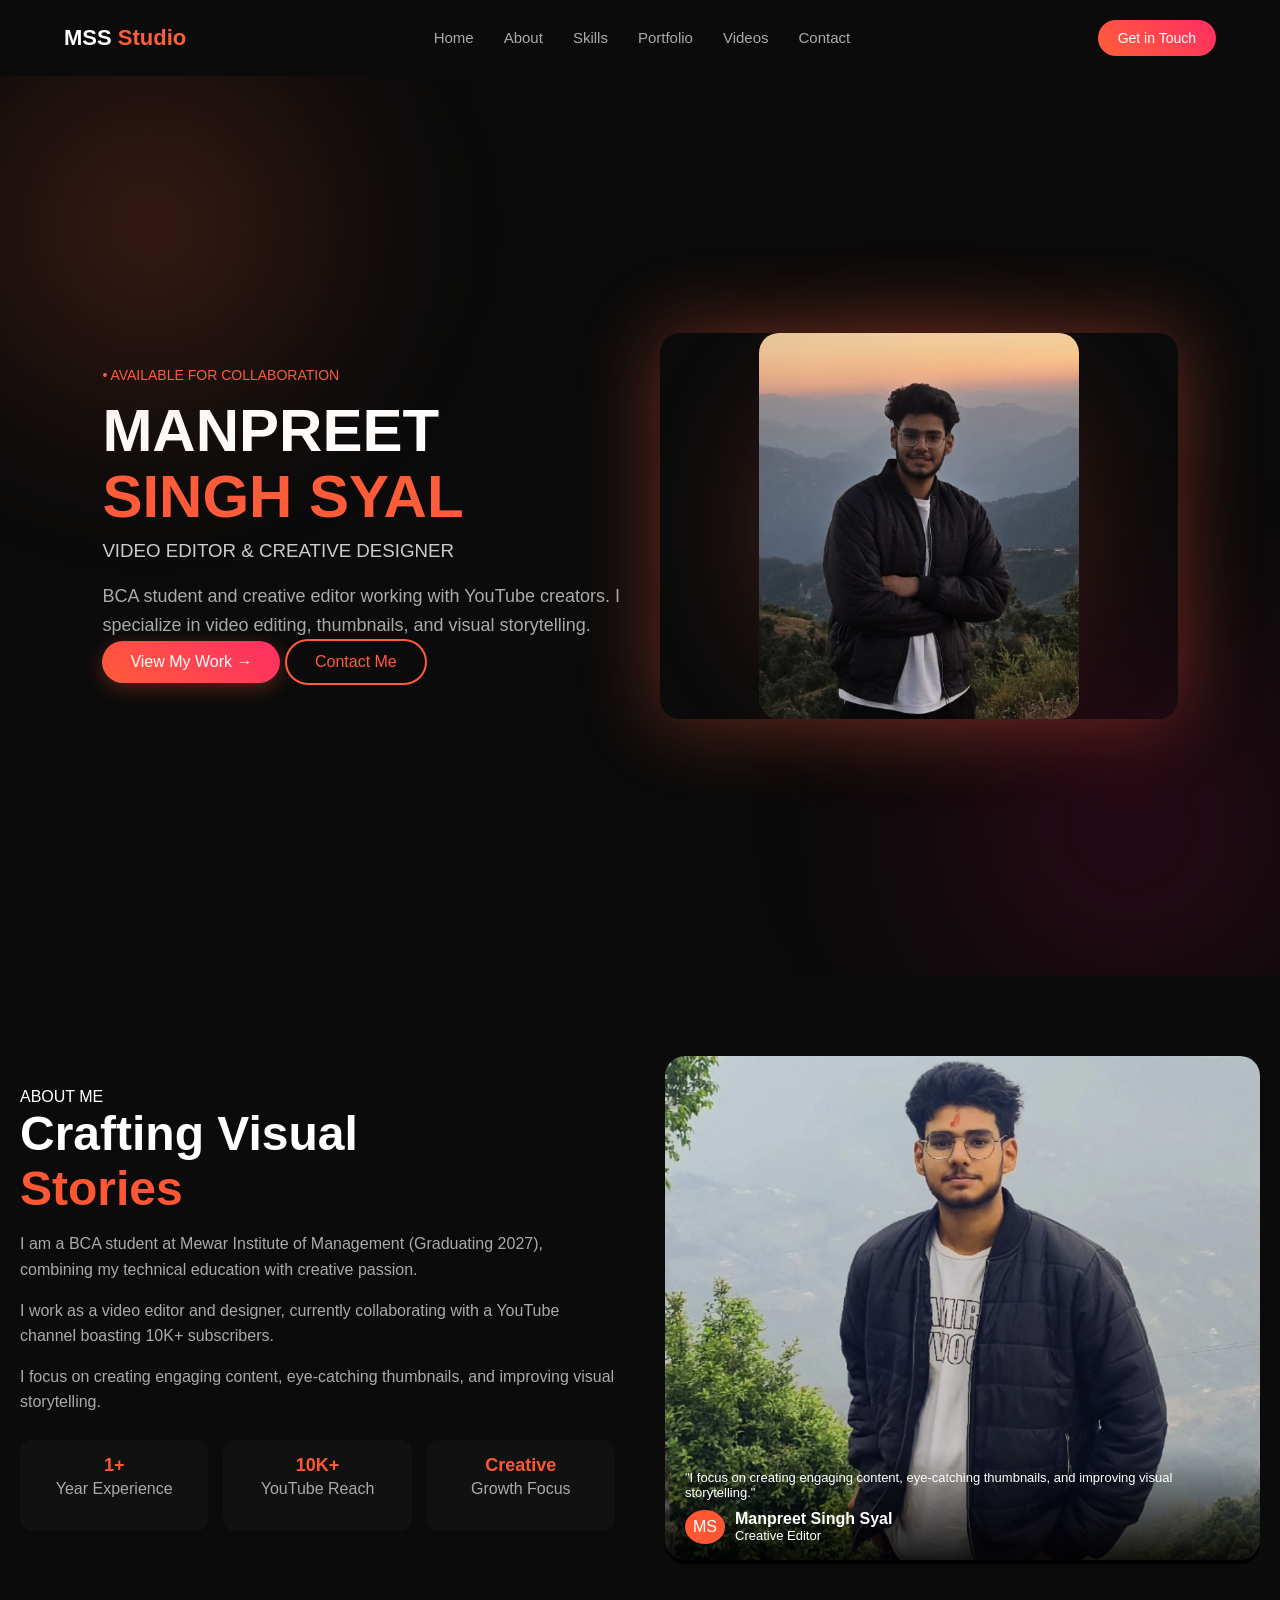
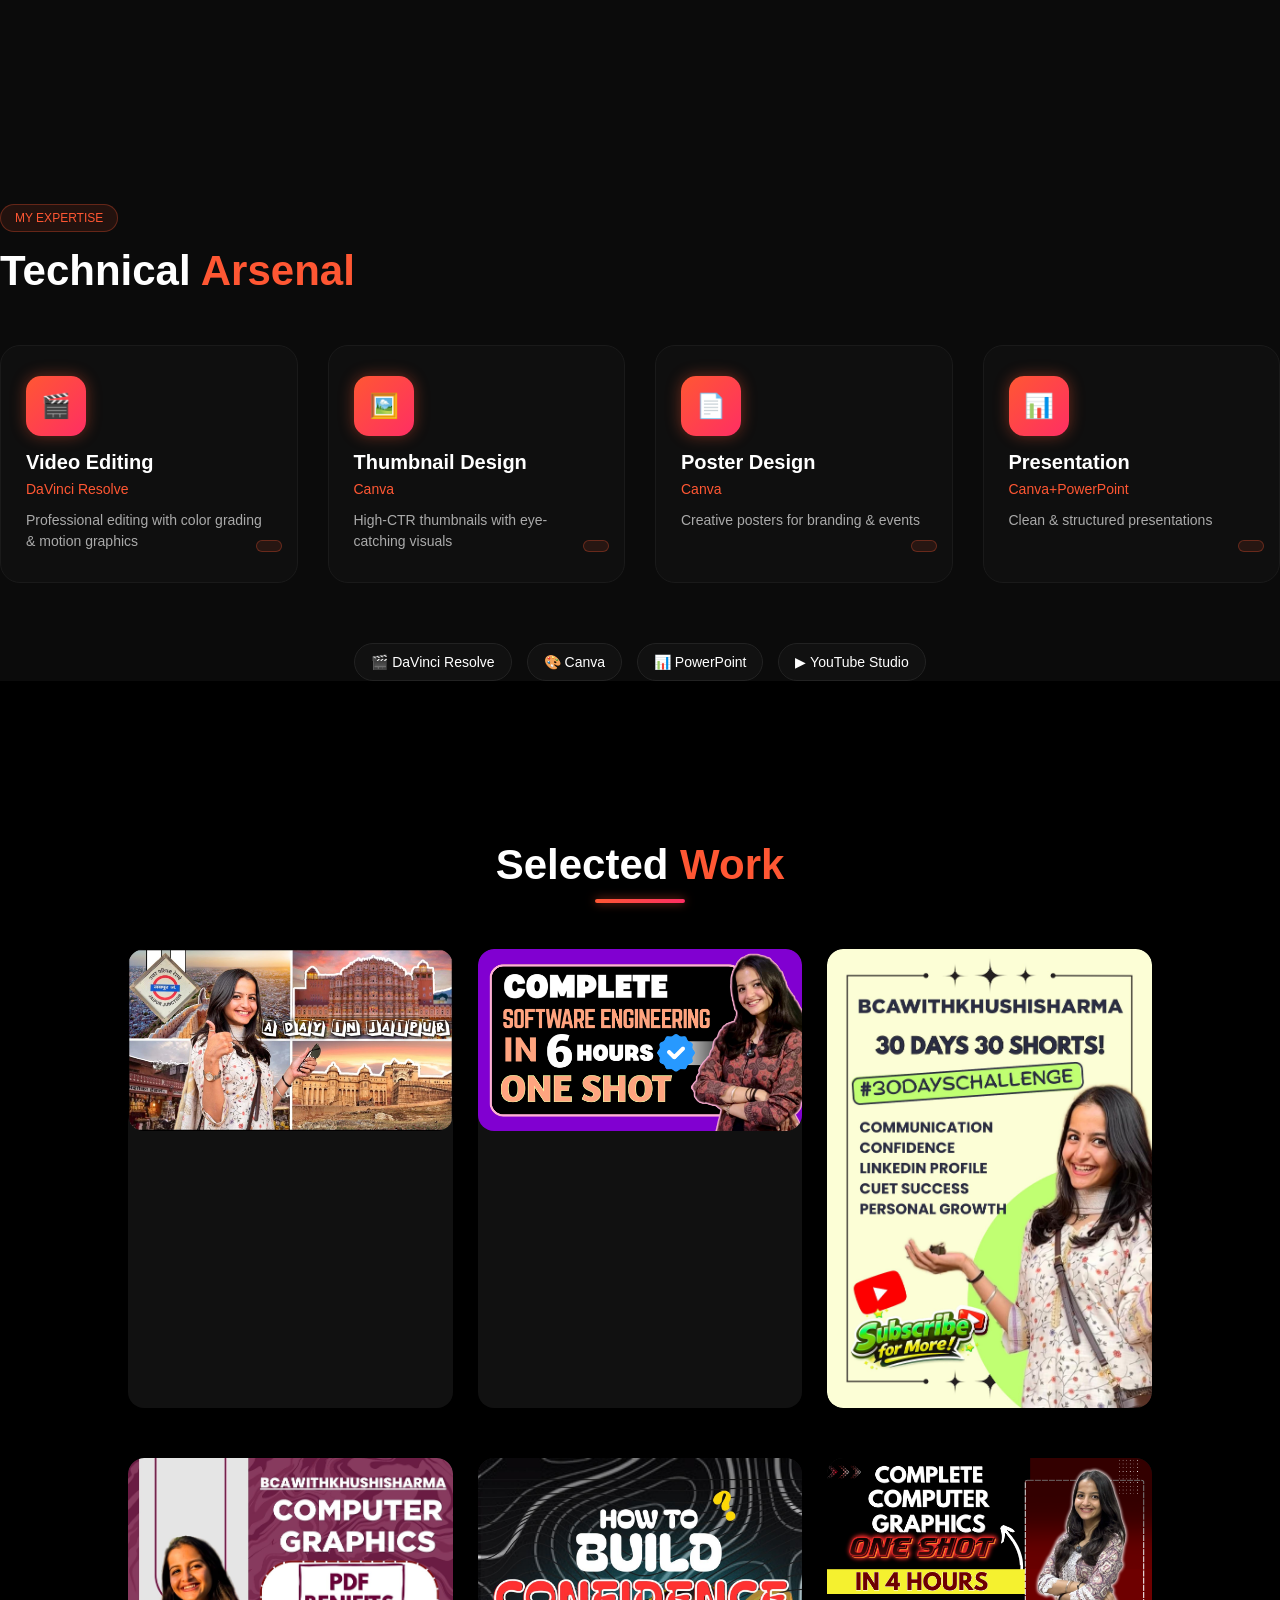
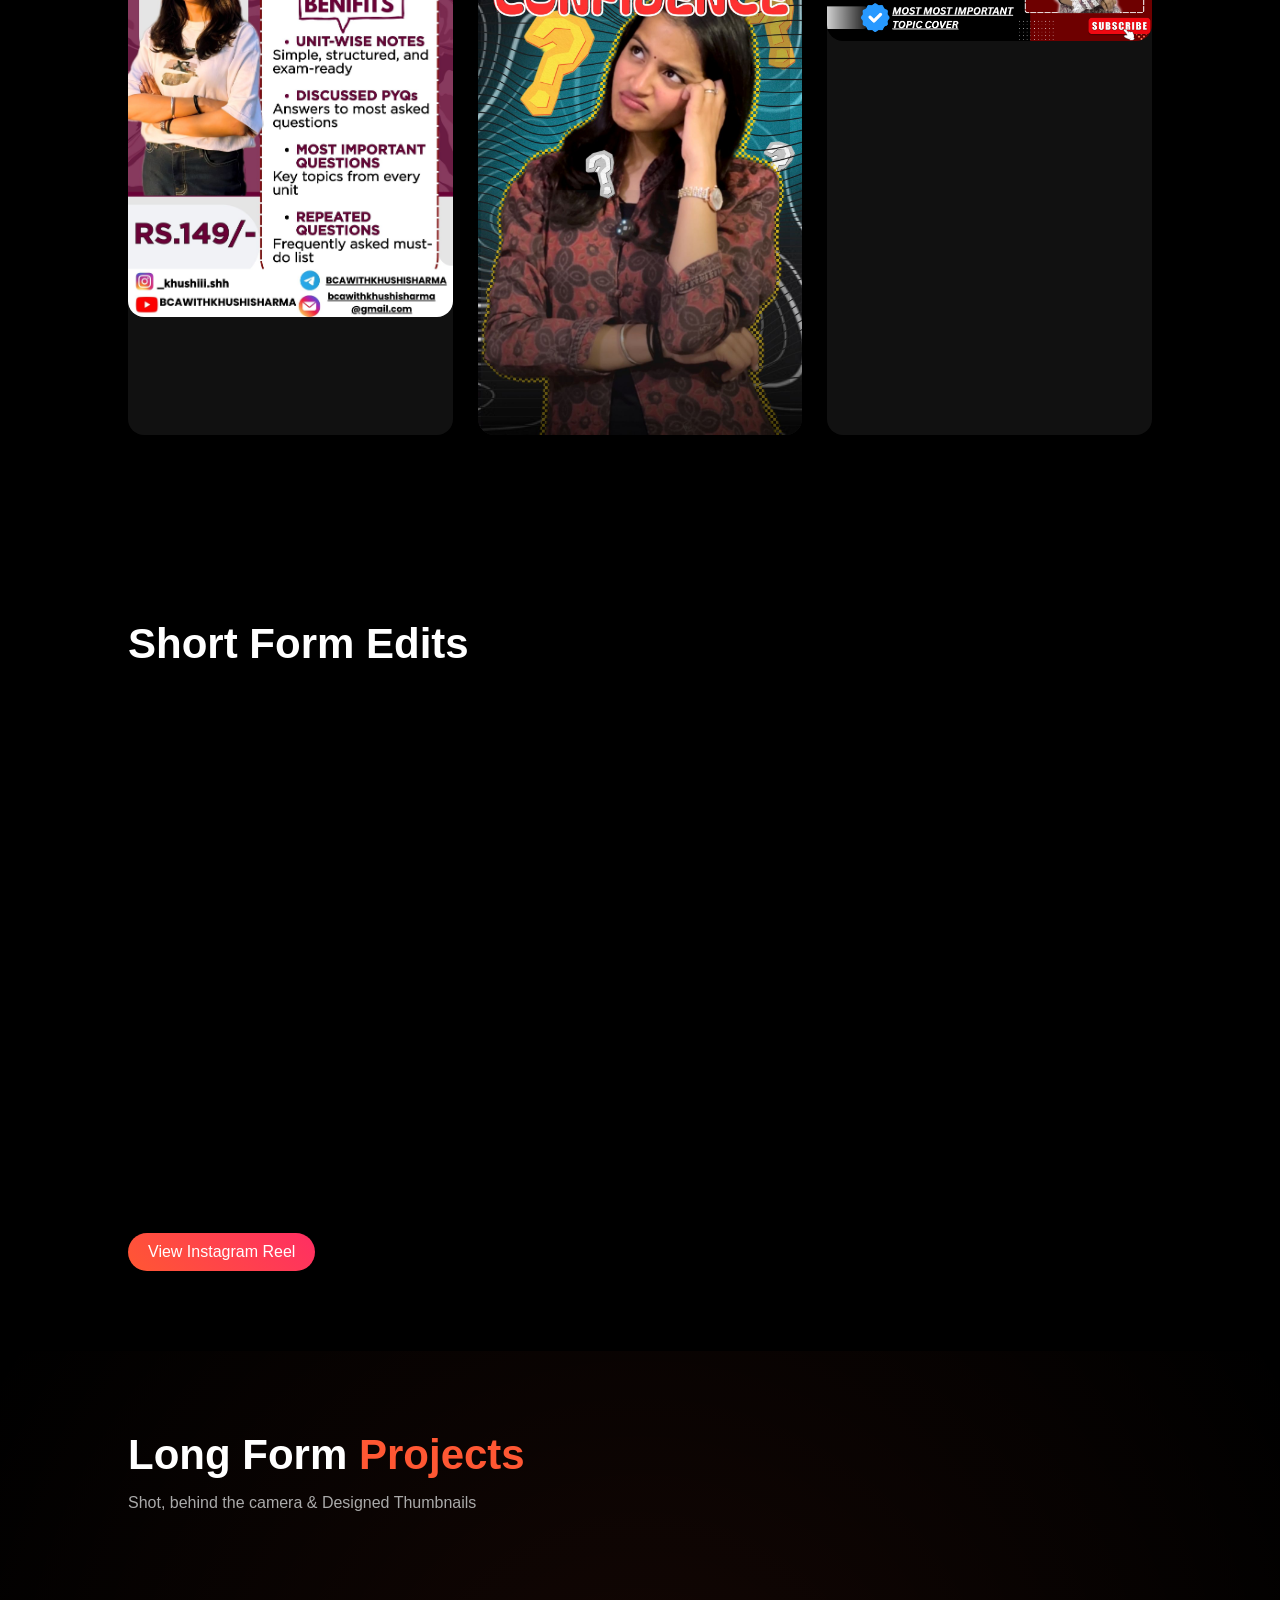
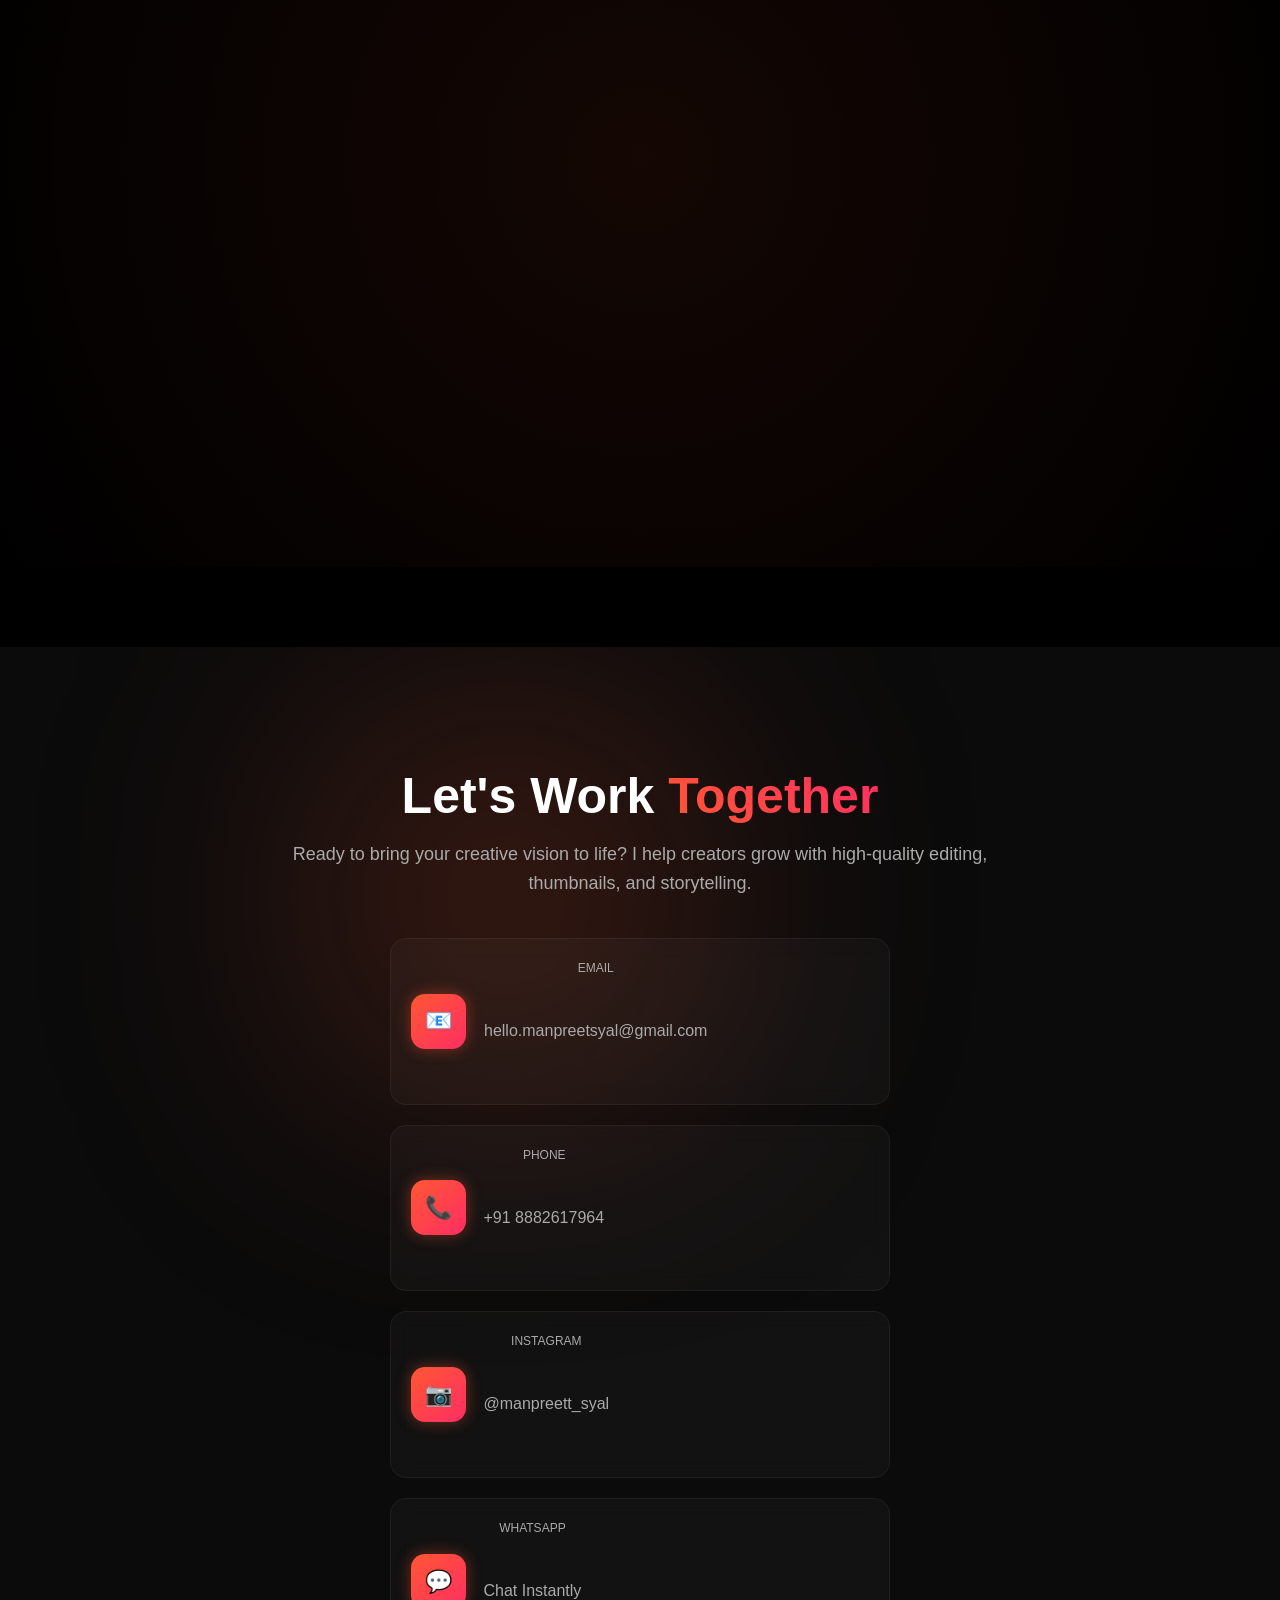
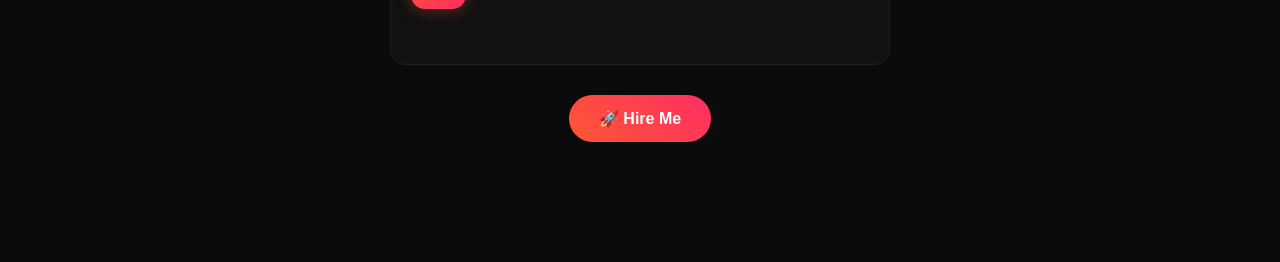
<file: index.html>
<!DOCTYPE html>
<html lang="en">
<head>
  <meta charset="UTF-8">
  <meta name="viewport" content="width=device-width, initial-scale=1.0">

  <title>Manpreet Singh Syal | Video Editor & Thumbnail Designer</title>

  <meta name="description" content="Freelance video editor and thumbnail designer. High CTR YouTube thumbnails, posters, and professional editing services.">
  <meta name="keywords" content="video editor, thumbnail designer, YouTube thumbnails, freelance editor, poster design">

  <meta name="google-site-verification" content="VqHmF9AKDbLrN9SmAtdEEExyikbMP5aEZJefvKOQaZA">

  <link rel="stylesheet" href="myportfolio.css">
</head>


<body>

<nav class="navbar">
  
  <div class="logo">MSS <span>Studio</span></div>

 <ul class="nav-links">
  <li><a href="#home">Home</a></li>
  <li><a href="#about">About</a></li>
  <li><a href="#skills">Skills</a></li>
  <li><a href="#portfolio">Portfolio</a></li>
  <li><a href="#videos">Videos</a></li>
  <li><a href="#contact">Contact</a></li>
</ul>

  <a href="#contact" class="nav-btn">Get in Touch</a>

</nav>

<section class="hero" id="home">
  
  <div class="hero-content">
    <p class="badge">• AVAILABLE FOR COLLABORATION</p>

    <h1>
      MANPREET <br>
      <span>SINGH SYAL</span>
    </h1>

    <h3>VIDEO EDITOR & CREATIVE DESIGNER</h3>

    <p class="desc">
      BCA student and creative editor working with YouTube creators.
      I specialize in video editing, thumbnails, and visual storytelling.
    </p>
    <div class="buttons">
  <a href="#portfolio" class="btn primary">View My Work →</a>
  <a href="#contact" class="btn secondary">Contact Me</a>
</div>

    
  </div>

  <!-- RIGHT IMAGE -->
  <div class="hero-image">
    <img src="images/Me1.jpeg" alt="Manpreet">
  </div>

</section>
<!-- ABOUT SECTION -->
<section class="about" id="about">

  <div class="about-container">

    <!-- LEFT -->
    <div class="about-text">
      <span class="tag">ABOUT ME</span>

      <h2>
        Crafting Visual <br>
        <span>Stories</span>
      </h2>

      <p>
        I am a BCA student at Mewar Institute of Management (Graduating 2027),
        combining my technical education with creative passion.
      </p>

      <p>
        I work as a video editor and designer, currently collaborating with a
        YouTube channel boasting 10K+ subscribers.
      </p>

      <p>
        I focus on creating engaging content, eye-catching thumbnails, and
        improving visual storytelling.
      </p>

      <!-- STATS -->
      <div class="about-stats">
        <div class="stat">
          <h3>1+</h3>
          <p>Year Experience</p>
        </div>

        <div class="stat">
          <h3>10K+</h3>
          <p>YouTube Reach</p>
        </div>

        <div class="stat">
          <h3>Creative</h3>
          <p>Growth Focus</p>
        </div>
      </div>
    </div>

    <!-- RIGHT IMAGE -->
    <div class="about-image">
      <img src="images/M1.jpeg" alt="Manpreet">

      <div class="overlay">
        <p>
          "I focus on creating engaging content, eye-catching thumbnails,
          and improving visual storytelling."
        </p>

        <div class="profile">
          <span>MS</span>
          <div>
            <h4>Manpreet Singh Syal</h4>
            <p>Creative Editor</p>
          </div>
        </div>
      </div>
    </div>

  </div>

</section>

</section>
<!-- SKILLS -->
<section id="skills"></section>
  <div class="skills-header">
    <span class="tag">MY EXPERTISE</span>
    <h2>Technical <span>Arsenal</span></h2>
  </div>

  <div class="skills-container">

    <!-- Card 1 -->
    <div class="skill-card">
      <div class="icon">🎬</div>
      <h3>Video Editing</h3>
      <p class="tool">DaVinci Resolve</p>
      <p>Professional editing with color grading & motion graphics</p>
      <span class="badge"></span>
    </div>

    <!-- Card 2 -->
    <div class="skill-card">
      <div class="icon">🖼️</div>
      <h3>Thumbnail Design</h3>
      <p class="tool">Canva</p>
      <p>High-CTR thumbnails with eye-catching visuals</p>
      <span class="badge"></span>
    </div>

    <!-- Card 3 -->
    <div class="skill-card">
      <div class="icon">📄</div>
      <h3>Poster Design</h3>
      <p class="tool">Canva</p>
      <p>Creative posters for branding & events</p>
      <span class="badge"></span>
    </div>

    <!-- Card 4 -->
    <div class="skill-card">
      <div class="icon">📊</div>
      <h3>Presentation</h3>
      <p class="tool">Canva+PowerPoint</p>
      <p>Clean & structured presentations</p>
      <span class="badge"></span>
    </div>

  </div>

  <!-- Tools -->
  <div class="tools">
    <span>🎬 DaVinci Resolve</span>
    <span>🎨 Canva</span>
    <span>📊 PowerPoint</span>
    <span>▶ YouTube Studio</span>
  </div>
</section>
  
<section id="portfolio">

  <!-- FILTER BUTTONS -->
  <div class="portfolio-filters">
    <!-- portfolio -->
 <section id="portfolio">

  <div class="section-header">
    <h2>Selected <span>Work</span></h2>
  </div>

  <div class="portfolio-grid">

    <div class="portfolio-item">
      <img src="images/jaipur.jpg">
    </div>

    <div class="portfolio-item">
      <img src="images/software.png">
    </div>

    <div class="portfolio-item vertical">
      <img src="images/challenge.jpg">
    </div>

    <div class="portfolio-item">
      <img src="images/pdf.jpg">
    </div>

    <div class="portfolio-item vertical">
      <img src="images/confidence.jpg">
    </div>

    <div class="portfolio-item">
      <img src="images/graphics.png">
    </div>

  </div>

</section>

<!-- VIDEO SECTION -->
<section id="videos">
  <h2>Short Form <span>Edits</span></h2>

  <div class="video-grid">

    <iframe src="https://www.youtube.com/embed/iiM8EBw8ux0" allowfullscreen></iframe>
    <iframe src="https://www.youtube.com/embed/3-8Dh5mYEL4" allowfullscreen></iframe>
    <iframe src="https://www.youtube.com/embed/WaYBYh1jYbI" allowfullscreen></iframe>

  </div>

  <!-- Instagram Reel Button -->
  <div class="insta-btn">
    <a href="https://www.instagram.com/reel/DWmSBiCgdQL/" target="_blank">
      View Instagram Reel
    </a>
  </div>
</section>
<section class="video-section long-form">

  <h2>Long Form <span>Projects</span></h2>
  <p class="sub-text">Shot, behind the camera & Designed Thumbnails</p>

  <div class="video-grid">

    <iframe src="https://www.youtube.com/embed/bhxFx52dl6E" allowfullscreen></iframe>
    <iframe src="https://www.youtube.com/embed/3_tIIk4CU44" allowfullscreen></iframe>
    <iframe src="https://www.youtube.com/embed/W0p2m6r492g" allowfullscreen></iframe>
    <iframe src="https://www.youtube.com/embed/7PtPMQQQTCY" allowfullscreen></iframe>

  </div>

</section>

</section>
<section class="contact-premium" id="contact">

  <div class="contact-wrapper">

    <!-- LEFT CONTENT -->
    <div class="contact-content">
      <h2>Let's Work <span>Together</span></h2>
      <p>
        Ready to bring your creative vision to life?  
        I help creators grow with high-quality editing, thumbnails, and storytelling.
      </p>

      <div class="contact-cards">

        <!-- EMAIL -->
        <a href="mailto:hello.manpreetsyal@gmail.com" class="contact-card">
          <div class="icon">📧</div>
          <div>
            <p class="label">EMAIL</p>
            <p class="value">hello.manpreetsyal@gmail.com</p>
          </div>
        </a>

        <!-- PHONE -->
        <a href="tel:+918882617964" class="contact-card">
          <div class="icon">📞</div>
          <div>
            <p class="label">PHONE</p>
            <p class="value">+91 8882617964</p>
          </div>
        </a>

        <!-- INSTAGRAM -->
        <a href="https://instagram.com/manpreett_syal" target="_blank" class="contact-card">
          <div class="icon">📷</div>
          <div>
            <p class="label">INSTAGRAM</p>
            <p class="value">@manpreett_syal</p>
          </div>
        </a>

        <!-- WHATSAPP -->
        <a href="https://wa.me/918882617964" target="_blank" class="contact-card">
          <div class="icon">💬</div>
          <div>
            <p class="label">WHATSAPP</p>
            <p class="value">Chat Instantly</p>
          </div>
        </a>

      </div>

      <!-- CTA BUTTON -->
      <a href="mailto:hello.manpreetsyal@gmail.com" class="hire-btn">
        🚀 Hire Me
      </a>
    </div>

  </div>

</section>

</body>
</html>
</file>
<file: myportfolio.css>
/* RESET */
*{
  margin:0;
  padding:0;
  box-sizing:border-box;
  font-family: 'Poppins', sans-serif;
}

body{
  background:#0b0b0b;
  color:#fff;
}

/* CONTAINER */
section{
  padding:80px 10%;
}
h1 {
  font-size: clamp(32px, 5vw, 64px);
}

h2 {
  font-size: clamp(26px, 4vw, 42px);
}

p {
  font-size: clamp(14px, 2vw, 18px);
}
.container {
  width: 90%;
  max-width: 1200px;
  margin: auto;
}

/* ===== NAVBAR PREMIUM ===== */

 .navbar {
  display: flex;
  justify-content: space-between;
  align-items: center;
  padding: 20px clamp(20px, 5vw, 80px);
}

.nav-links {
  display: flex;
  gap: 25px;
}

/* mobile */
@media (max-width: 768px) {
  .nav-links {
    display: none;
  }
}

/* LOGO */
.logo{
  font-size: 22px;
  font-weight: 700;
}

.logo span{
  color: #ff5e3a;
}

/* LINKS */
.nav-links{
  display: flex;
  gap: 30px;
}

.nav-links li{
  list-style: none;
}

.nav-links a{
  text-decoration: none;
  color: #aaa;
  font-size: 15px;
  transition: 0.3s;
  position: relative;
}

/* HOVER UNDERLINE EFFECT */
.nav-links a::after{
  content: '';
  position: absolute;
  width: 0%;
  height: 2px;
  background: #ff5e3a;
  left: 0;
  bottom: -5px;
  transition: 0.3s;
}

.nav-links a:hover{
  color: #fff;
}

.nav-links a:hover::after{
  width: 100%;
}

/* ACTIVE LINK */
.nav-links a.active{
  color: #ff5e3a;
}

/* BUTTON */
.nav-btn{
  padding: 10px 20px;
  border-radius: 25px;
  background: linear-gradient(45deg,#ff5e3a,#ff2e63);
  color: #fff;
  text-decoration: none;
  font-size: 14px;
  transition: 0.3s;
}

.nav-btn:hover{
  transform: scale(1.05);
}

.logo{
  font-weight:700;
  font-size:22px;
}

nav ul{
  display:flex;
  gap:30px;
}

nav ul li{
  list-style:none;
}

nav ul li a{
  text-decoration:none;
  color:#ccc;
  transition:0.3s;
}

nav ul li a:hover{
  color:#ff5e3a;
}

.btn{
  padding:10px 20px;
  border-radius:25px;
  background:linear-gradient(45deg,#ff5e3a,#ff2e63);
  color:#fff;
  text-decoration:none;
}

/* ================= HERO ================= */
.hero {
  display: flex;
  align-items: center;
  justify-content: space-between;
  gap: 40px;
  flex-wrap: wrap;
}

.hero-content {
  flex: 1;
}

.hero-image {
  flex: 1;
}

.hero-image img {
  width: 100%;
  border-radius: 20px;
}
.hero {
  display: flex;
  align-items: center;
  justify-content: space-between;
  padding: 100px 8%;
  min-height: 100vh;
  background: #0b0b0b;
  color: #fff;
  position: relative;
  overflow: hidden;
}
.hero::before {
  content: "";
  position: absolute;
  width: 500px;
  height: 500px;
  background: radial-gradient(circle, rgba(255, 92, 58, 0.25), transparent 70%);
  top: -100px;
  left: -100px;
  filter: blur(80px);
}

.hero::after {
  content: "";
  position: absolute;
  width: 500px;
  height: 500px;
  background: radial-gradient(circle, rgba(255, 0, 100, 0.2), transparent 70%);
  bottom: -100px;
  right: -100px;
  filter: blur(100px);
}
/* LEFT TEXT */
.hero-content {
  max-width: 600px;
}

.badge {
  color: #ff5c3a;
  margin-bottom: 15px;
  font-size: 14px;
}

.hero h1 {
  font-size: 60px;
  font-weight: 800;
  line-height: 1.1;
}

.hero h1 span {
  color: #ff5c3a;
}

.hero h3 {
  margin-top: 10px;
  font-weight: 500;
  color: #ccc;
}

.desc {
  margin-top: 20px;
  color: #aaa;
  line-height: 1.6;
}

/* BUTTONS */
.btn {
  padding: 12px 28px;
  border-radius: 30px;
  font-weight: 500;
  text-decoration: none;
  display: inline-block;
  transition: all 0.3s ease;
}

/* PRIMARY BUTTON */
.primary {
  background: linear-gradient(45deg, #ff5c3a, #ff2e63);
  color: white;
  box-shadow: 0 5px 20px rgba(255, 92, 58, 0.3);
}

/* PRIMARY HOVER */
.primary:hover {
  transform: translateY(-3px);
  box-shadow: 0 10px 30px rgba(255, 92, 58, 0.6);
}

/* SECONDARY BUTTON (FIXED) */
.secondary {
  border: 2px solid #ff5c3a;
  color: #ff5c3a;
  background: transparent;
}

/* SECONDARY HOVER (IMPORTANT) */
.secondary:hover {
  background: linear-gradient(45deg, #ff5c3a, #ff2e63);
  color: white;
  transform: translateY(-3px);
  box-shadow: 0 10px 25px rgba(255, 92, 58, 0.5);
}

/* RIGHT IMAGE */
.hero-image {
  position: relative;
  display: flex;
  justify-content: center;
  align-items: center;
}

/* REMOVE ANY BACKGROUND HERE */
.hero-image {
  background: none !important;
}

/* IMAGE ONLY */
.hero-image img {
  width: 320px;
  max-width: 100%;
  border-radius: 20px;
  display: block;
  position: relative;
  z-index: 2;
}

/* IMAGE STYLE */
.hero-image img {
  width: 320px;
  border-radius: 20px;
  position: relative;
  z-index: 2;
}

/* 🔥 GLOW EFFECT */
.hero-image::before {
  content: "";
  position: absolute;
  width: 350px;
  height: 450px;
  background: radial-gradient(circle, rgba(255,92,58,0.5), transparent 70%);
  filter: blur(60px);
  top: 50%;
  left: 50%;
  transform: translate(-50%, -50%);
  z-index: 1;
}

/* EXTRA SOFT SHADOW */
.hero-image::after {
  content: "";
  position: absolute;
  inset: 0;
  border-radius: 20px;
  box-shadow: 0 0 80px rgba(255, 92, 58, 0.4);
  z-index: 0;
}

/* ================= ABOUT ================= */
/* ================= ABOUT ================= */

.about {
  padding: 80px 20px;
}

/* CONTAINER */
.about-container {
  display: flex;
  align-items: center;
  justify-content: space-between;
  gap: 50px;
  flex-wrap: wrap; /* 🔥 KEY FIX */
}

/* TEXT */
.about-text {
  flex: 1;
  min-width: 280px;
}

.about-text h2 {
  font-size: clamp(28px, 4vw, 48px);
  margin-bottom: 15px;
}

.about-text h2 span {
  color: #ff5733;
}

.about-text p {
  color: #aaa;
  margin-bottom: 15px;
  line-height: 1.6;
  font-size: clamp(14px, 2vw, 16px);
}

/* STATS */
.about-stats {
  display: flex;
  gap: 15px;
  margin-top: 25px;
  flex-wrap: wrap; /* 🔥 important */
}

.stat {
  flex: 1;
  min-width: 120px;
  background: #111;
  padding: 15px;
  border-radius: 12px;
  text-align: center;
}

.stat h3 {
  color: #ff5733;
  font-size: 18px;
}

/* IMAGE */
.about-image {
  flex: 1;
  min-width: 280px;
  position: relative;
}

.about-image img {
  width: 100%;
  border-radius: 20px;
}

/* OVERLAY */
.overlay {
  position: absolute;
  bottom: 0;
  left: 0;
  width: 100%;
  padding: 20px;
  background: linear-gradient(to top, rgba(0,0,0,0.9), transparent);
  border-radius: 20px;
}

.overlay p {
  font-size: 13px;
  color: #fff;
}

/* PROFILE */
.profile {
  display: flex;
  align-items: center;
  gap: 10px;
  margin-top: 10px;
}

.profile span {
  background: #ff5733;
  padding: 8px;
  border-radius: 50%;
}

/* ================= MOBILE FIX ================= */

@media (max-width: 768px) {

  .about-container {
    flex-direction: column; /* 🔥 stack */
    text-align: center;
  }

  .about-text {
    text-align: center;
  }

  .about-stats {
    justify-content: center;
  }

  .overlay {
    text-align: left;
  }
}

/* ================= SKILLS ================= */
/* SECTION */
.skills-grid {
  display: grid;
  grid-template-columns: repeat(auto-fit, minmax(250px, 1fr));
  gap: 25px;
}
.skills {
  padding: 100px 10%;
  background: #000;
  color: #fff;
  text-align: center;
  position: relative;
}

/* HEADER */
.skills-header .tag {
  display: inline-block;
  padding: 6px 14px;
  border-radius: 20px;
  background: rgba(255, 87, 51, 0.1);
  border: 1px solid rgba(255, 87, 51, 0.3);
  color: #ff5733;
  font-size: 12px;
  margin-bottom: 15px;
}

.skills-header h2 {
  font-size: 42px;
  margin-bottom: 50px;
}

.skills-header h2 span {
  color: #ff5733;
}

/* GRID */
.skills-container {
  display: grid;
  grid-template-columns: repeat(auto-fit, minmax(260px, 1fr));
  gap: 30px;
}

/* CARD */
.skill-card {
  background: #0f0f0f;
  padding: 30px 25px;
  border-radius: 20px;
  text-align: left;
  position: relative;
  transition: 0.3s ease;
  overflow: hidden;
  border: 1px solid #1a1a1a;
}

/* GLOW EFFECT */
.skill-card::before {
  content: "";
  position: absolute;
  inset: 0;
  background: radial-gradient(circle at top, rgba(255,87,51,0.2), transparent 70%);
  opacity: 0;
  transition: 0.3s;
}

.skill-card:hover::before {
  opacity: 1;
}

.skill-card:hover {
  transform: translateY(-8px);
  box-shadow: 0 10px 40px rgba(255, 87, 51, 0.2);
  border-color: rgba(255, 87, 51, 0.3);
}

/* ICON */
.skill-card .icon {
  width: 60px;
  height: 60px;
  background: linear-gradient(135deg, #ff5733, #ff2e63);
  border-radius: 15px;
  display: flex;
  align-items: center;
  justify-content: center;
  font-size: 24px;
  margin-bottom: 15px;
}

/* TEXT */
.skill-card h3 {
  font-size: 20px;
  margin-bottom: 5px;
}

.skill-card .tool {
  color: #ff5733;
  font-size: 14px;
  margin-bottom: 10px;
}

.skill-card p {
  font-size: 14px;
  color: #aaa;
  line-height: 1.5;
}

/* BADGE */
.skill-card .badge {
  position: absolute;
  bottom: 15px;
  right: 15px;
  background: rgba(255, 87, 51, 0.1);
  color: #ff5733;
  border: 1px solid rgba(255, 87, 51, 0.3);
  padding: 5px 12px;
  font-size: 12px;
  border-radius: 20px;
}

/* TOOLS */
.tools {
  margin-top: 60px;
  display: flex;
  justify-content: center;
  flex-wrap: wrap;
  gap: 15px;
}

.tools span {
  padding: 10px 16px;
  background: #111;
  border: 1px solid #222;
  border-radius: 30px;
  font-size: 14px;
  transition: 0.3s;
}

.tools span:hover {
  border-color: #ff5733;
  color: #ff5733;
}

/* ================= PORTFOLIO ================= */
/* ================= PORTFOLIO SECTION ================= */
.portfolio-grid {
  columns: 3;
  column-gap: 20px;
}

.portfolio-item {
  break-inside: avoid;
  margin-bottom: 20px;
  border-radius: 16px;
  overflow: hidden;
}

.portfolio-item img {
  width: 100%;
  display: block;
}
@media (max-width: 1024px) {
  .portfolio-grid {
    columns: 2;
  }
}

@media (max-width: 600px) {
  .portfolio-grid {
    columns: 1;
  }
}

#portfolio {
  padding: 80px 0;
  background: #000;
}

/* ===== TITLE ===== */
.section-header {
  text-align: center;
  margin-bottom: 60px;
}

.section-header h2 {
  font-size: 42px;
  color: #fff;
  font-weight: 600;
  position: relative;
  display: inline-block;
}

/* ONLY "WORK" ORANGE */
.section-header h2 span {
  color: #ff5733;
}

/* UNDERLINE GLOW */
.section-header h2::after {
  content: "";
  width: 90px;
  height: 4px;
  background: linear-gradient(to right, #ff5733, #ff2e63);
  position: absolute;
  left: 50%;
  transform: translateX(-50%);
  bottom: -14px;
  border-radius: 10px;
  box-shadow: 0 0 10px rgba(255, 87, 51, 0.6);
}

/* ===== MASONRY GRID ===== */
.portfolio-grid {
  column-count: 3;
  column-gap: 25px;
  padding: 0 10%;
}

/* ===== ITEMS ===== */
.portfolio-item {
  break-inside: avoid;
  margin-bottom: 25px;
  border-radius: 16px;
  overflow: hidden;
  background: #111;
  position: relative;
  transition: transform 0.3s ease;
}

/* IMAGE */
.portfolio-item img {
  width: 100%;
  display: block;
  border-radius: 16px;
  transition: transform 0.4s ease;
}

/* HOVER ZOOM */
.portfolio-item:hover img {
  transform: scale(1.05);
}

/* SUBTLE GLOW EFFECT */
.portfolio-item::after {
  content: "";
  position: absolute;
  inset: 0;
  border-radius: 16px;
  background: linear-gradient(to top, rgba(255,87,51,0.25), transparent);
  opacity: 0;
  transition: 0.3s ease;
}

.portfolio-item:hover::after {
  opacity: 1;
}

/* OPTIONAL: VERTICAL CONTROL (not required but helpful) */
.portfolio-item.vertical img {
  height: auto;
}

/* ===== RESPONSIVE ===== */
@media (max-width: 1024px) {
  .portfolio-grid {
    column-count: 2;
  }
}

@media (max-width: 600px) {
  .portfolio-grid {
    column-count: 1;
    padding: 0 20px;
  }

  .section-header h2 {
    font-size: 32px;
  }
}
/* ================= RESPONSIVE ================= */
.video-section {
  padding: 80px 10%;
}

.video-section h2 {
  font-size: 42px;
  margin-bottom: 15px;
}

.video-section h2 span {
  color: #ff5733;
}

.sub-text {
  color: #aaa;
  margin-bottom: 30px;
  font-size: 16px;
}

/* grid */
.video-grid {
  display: grid;
  grid-template-columns: repeat(2, 1fr);
  gap: 25px;
}

/* videos */
.video-grid iframe {
  width: 100%;
  height: 260px;
  border-radius: 15px;
  border: none;
  transition: 0.3s;
}

/* hover */
.video-grid iframe:hover {
  transform: scale(1.04);
  box-shadow: 0 0 30px rgba(255, 87, 51, 0.3);
}

/* instagram button */
.insta-btn {
  margin-top: 20px;
}

.insta-btn a {
  display: inline-block;
  padding: 10px 20px;
  border-radius: 25px;
  background: linear-gradient(45deg, #ff5733, #ff2e63);
  color: #fff;
  text-decoration: none;
  transition: 0.3s;
}

.insta-btn a:hover {
  transform: scale(1.05);
}

/* section glow */
.long-form {
  background: radial-gradient(circle at center, rgba(255,87,51,0.08), transparent);
}
/* ===== PORTFOLIO CLEAN FIX ===== */

.portfolio{
  padding: 60px 10%;
}

.portfolio h2{
  font-size: 36px;
  margin-bottom: 30px;

}


.portfolio span{
  color: #ff5e3a;
}

/* GRID */
.portfolio-grid {
  display: grid;
  grid-template-columns: repeat(3, 1fr);
  gap: 25px;
}
.work-card {
  width: 100%;
  overflow: hidden;
  border-radius: 15px;
  background: #111;
  position: relative;
}

/* 16:9 thumbnails (TOP ROW) */
.work-card.landscape img {
  width: 100%;
  aspect-ratio: 16 / 9;
  object-fit: contain; /* NO CROPPING */
  background: #111; /* fills empty space nicely */
  border-radius: 15px;
}
/* VERTICAL IMAGES */
.work-card.vertical img {
  width: 70%;
  aspect-ratio: 9 / 16;
  object-fit: contain;
  background: #111;
  border-radius: 15px;
}
.section-title {
  font-size: 42px;
  font-weight: 800;
  color: white;
  margin-bottom: 40px;
  position: relative;
}

/* gradient highlight */
.section-title span {
  background: linear-gradient(45deg, #ff5c3a, #ff2e63);
  -webkit-background-clip: text;
  -webkit-text-fill-color: transparent;
}

/* glowing underline */
.section-title::after {
  content: "";
  width: 70px;
  height: 4px;
  background: linear-gradient(45deg, #ff5c3a, #ff2e63);
  position: absolute;
  left: 0;
  bottom: -10px;
  border-radius: 10px;
  box-shadow: 0 0 15px rgba(255, 92, 58, 0.6);
}
html {
  scroll-behavior: smooth;
}
.contact-premium {
  padding: 120px 10%;
  position: relative;
  overflow: hidden;
}

/* 🔥 background glow */
.contact-container {
  display: flex;
  gap: 30px;
  flex-wrap: wrap;
}

.contact-card {
  flex: 1;
  min-width: 250px;
}
.contact-premium::before {
  content: "";
  position: absolute;
  width: 500px;
  height: 500px;
  background: radial-gradient(circle, rgba(255,87,51,0.25), transparent);
  top: 0;
  left: 20%;
  filter: blur(120px);
  z-index: 0;
}

.contact-wrapper {
  position: relative;
  z-index: 1;
  max-width: 700px;
}

.contact-content h2 {
  font-size: 50px;
  margin-bottom: 15px;
}

.contact-content h2 span {
  background: linear-gradient(45deg, #ff5733, #ff2e63);
  -webkit-background-clip: text;
  color: transparent;
}

.contact-content p {
  color: #aaa;
  margin-bottom: 40px;
  line-height: 1.6;
}

/* cards */
.contact-cards {
  display: flex;
  flex-direction: column;
  gap: 20px;
}

/* glass effect */
.contact-card {
  display: flex;
  align-items: center;
  gap: 18px;
  padding: 20px;
  border-radius: 16px;
  text-decoration: none;
  color: #fff;

  background: rgba(255,255,255,0.03);
  border: 1px solid rgba(255,255,255,0.05);
  backdrop-filter: blur(10px);

  transition: 0.3s ease;
}

/* hover premium */
.contact-card:hover {
  transform: translateY(-6px) scale(1.02);
  box-shadow: 0 0 35px rgba(255,87,51,0.4);
  border-color: rgba(255,87,51,0.5);
}

/* icon */
.icon {
  width: 55px;
  height: 55px;
  border-radius: 14px;
  display: flex;
  align-items: center;
  justify-content: center;
  font-size: 22px;

  background: linear-gradient(135deg, #ff5733, #ff2e63);
  box-shadow: 0 0 15px rgba(255,87,51,0.4);
}

/* text */
.label {
  font-size: 12px;
  color: #888;
}

.value {
  font-size: 16px;
  font-weight: 500;
}

/* 🔥 CTA button */
.hire-btn {
  display: inline-block;
  margin-top: 30px;
  padding: 14px 30px;
  border-radius: 30px;
  background: linear-gradient(45deg, #ff5733, #ff2e63);
  color: #fff;
  text-decoration: none;
  font-weight: 600;
  transition: 0.3s;
}

.hire-btn:hover {
  transform: scale(1.08);
  box-shadow: 0 0 25px rgba(255,87,51,0.6);
}
.contact-premium {
  padding: 120px 10%;
  display: flex;
  justify-content: center;   /* centers horizontally */
}

.contact-wrapper {
  width: 100%;
  max-width: 700px;
  text-align: center;        /* centers text */
}

/* center heading */
.contact-content h2 {
  font-size: 50px;
  margin-bottom: 15px;
}

/* center paragraph */
.contact-content p {
  color: #aaa;
  margin-bottom: 40px;
}

/* center cards */
.contact-cards {
  display: flex;
  flex-direction: column;
  gap: 20px;
  align-items: center;       /* THIS is important */
}

/* make cards look centered */
.contact-card {
  width: 100%;
  max-width: 500px;
  justify-content: flex-start; /* keep content inside aligned nicely */
}
* {
  box-sizing: border-box;
}

body {
  overflow-x: hidden;
}

img {
  max-width: 100%;
}
</file>
